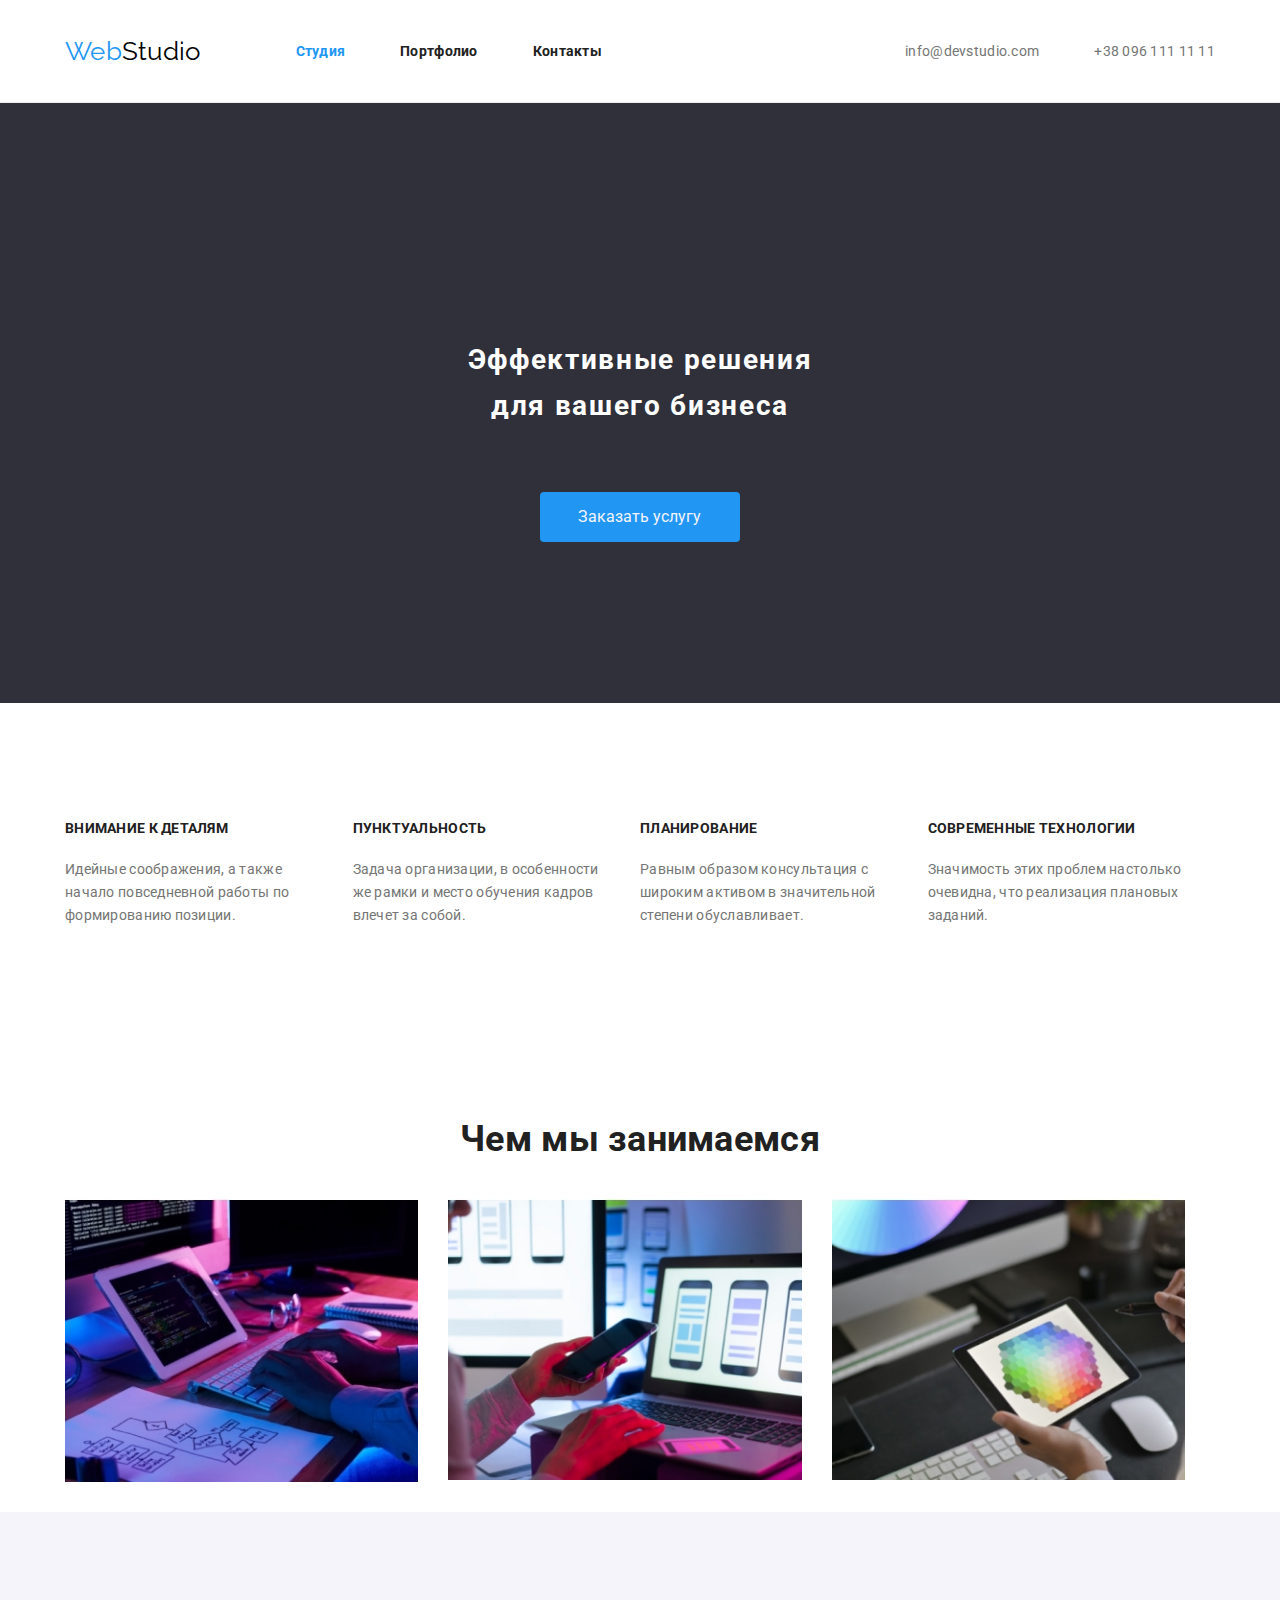
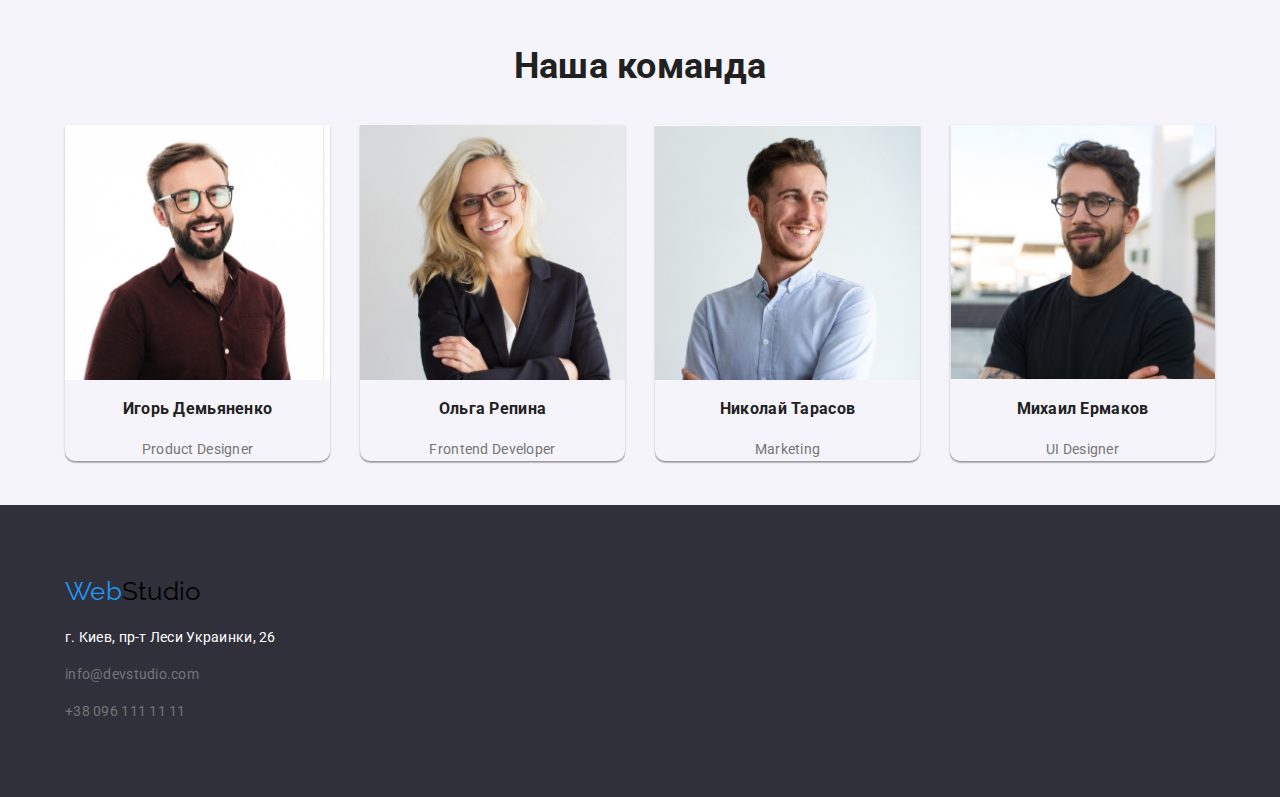
<file: index.html>
<!DOCTYPE html>
<html lang="en">

<head>
    <meta charset="UTF-8">
    <meta name="viewport" content="width=device-width, initial-scale=1.0">
    <title>Web Studio</title>
    <link rel="stylesheet" href="./css/styles.css" />
    <link href="https://fonts.googleapis.com/css2?family=Raleway:wght@700&family=Roboto:wght@400;700&display=swap"
        rel="stylesheet">
    <link rel="stylesheet" href="./css/normalize.css">

</head>

<body>
    <header class="page-header">
        <div class="container flexbox">
            <nav class="navigation">
                <!--site logo-->
                <a class="link" href="./index.html"><span class="logo"><span
                            class="part-logo">Web</span>Studio</span></a>
                <!--site menu-->
                <ul class="list list-tab">
                    <li class="active menu-item">
                        <a class="link" href="./index.html">
                            <span class="main-menu">Студия</span>
                        </a>
                    </li>
                    <li class="menu-item">
                        <a class="link main-menu" href="./portfolio.html">
                            <span class="main-menu">Портфолио</span>
                        </a>
                    </li>
                    <li class="menu-item">
                        <a class="link" href="./contact">
                            <span class="main-menu">Контакты</span>
                        </a>
                    </li>
                </ul>
            </nav>
            <!--contacts-->

            <ul class="list list-tab">
                <li class="menu-item"><a class="link contacts-item"
                        href="mailto:info@devstudio.com">info@devstudio.com</a>
                </li>
                <li class="menu-item"><a class="link contacts-item" href="tel:+380961111111">+38 096 111 11 11</a></li>
            </ul>

        </div>
    </header>
    <main>
        <!--Slidebar-->
        <aside>
            <div class="container flexbox">
                <div class="slidebar">
                    <h1>Эффективные решения<br>для вашего бизнеса</h1>
                    <button class="btn-main" type="button">Заказать услугу</button>
                </div>
            </div>
        </aside>
        <!--Our advantages-->
        <section class="advantages">
            <div class="container">
                <ul class="list advantages-list">
                    <li class="advantages-item">
                        <h4><span class="advantages-title">
                                Внимание к деталям
                            </span></h4>
                        <p class=".advantages-content">Идейные соображения, а также начало повседневной работы по
                            формированию позиции.</p>
                    </li>
                    <li class="advantages-item">
                        <h4><span class="advantages-title">Пунктуальность</span></h4>
                        <p class=".advantages-content">Задача организации, в особенности же рамки и место обучения
                            кадров влечет за собой.</p>
                    </li>
                    <li class="advantages-item">
                        <h4><span class="advantages-title">Планирование</span></h4>
                        <p class=".advantages-content">Равным образом консультация с широким активом в значительной
                            степени обуславливает.</p>
                    </li>
                    <li class="advantages-item">
                        <h4>
                            <span class="advantages-title">Современные технологии</span>
                        </h4>
                        <p class=".advantages-content">Значимость этих проблем настолько очевидна, что реализация
                            плановых заданий.</p>
                    </li>
                </ul>
            </div>
        </section>
        <!--What we do-->
        <section class="services">
            <div class="container">
                <h2>Чем мы занимаемся</h2>
                <ul class="list services-list">
                    <li class="advantages-item">
                        <img src="./img/img-what-we-do-01.jpg">
                    </li>
                    <li class="advantages-item">
                        <img src="./img/img-what-we-do-02.jpg">
                    </li>
                    <li class="advantages-item">
                        <img src="./img/img-what-we-do-03.jpg">
                    </li>
                </ul>
            </div>
        </section>
        <!--Our team-->
        <section class="section team">
            <div class="container">
                <h2>Наша команда</h2>
                <ul class="list team-list">
                    <li class="team-item">
                        <div class="name card">
                            <img src="./img/team-01.jpg" width="270" alt="Игорь Демьяненко - Product Designer" />
                            <h3><span>Игорь Демьяненко</span></h3>
                            <p>Product Designer</p>
                        </div>
                    </li>
                    <li class="team-item">
                        <div class="name card">
                            <img src="./img/team-02.jpg" width="270" alt="Ольга Репина - Frontend Developer" />
                            <h3><span>Ольга Репина</span></h3>
                            <p>Frontend Developer</p>
                        </div>
                    </li>
                    <li class="team-item">
                        <div class="name card">
                            <img src="./img/team-03.jpg" width="270" alt="Николай Тарасов - Marketing" />
                            <h3><span>Николай Тарасов</span></h3>
                            <p>Marketing</p>
                        </div>
                    </li>
                    <li class="team-item">
                        <div class="name card">
                            <img src="./img/team-04.jpg" width="270" alt="Михаил Ермаков - UI Designer" />
                            <h3><span>Михаил Ермаков</span></h3>
                            <p>UI Designer</p>
                        </div>
                    </li>
                </ul>
            </div>
        </section>
    </main>

    <footer>
        <div class="container flexbox">
            <address class="contacts-box">

                <a class="link" href="./index.html">
                    <span class="logo"><span class="part-logo">Web</span>Studio</span>
                </a>
                <p>
                    <span class="address-text">г. Киев, пр-т Леси Украинки, 26</span>
                </p>
                <p>
                    <a class="link" href="mailto:info@devstudio.com">
                        <span class="address-text-link">info@devstudio.com</span>
                    </a>
                </p>
                <p>
                    <a class="link" href="tel:+380961111111">
                        <span class="address-text-link">+38 096 111 11 11</span>
                    </a>
                </p>

            </address>
        </div>
    </footer>
</body>

</html>
</file>
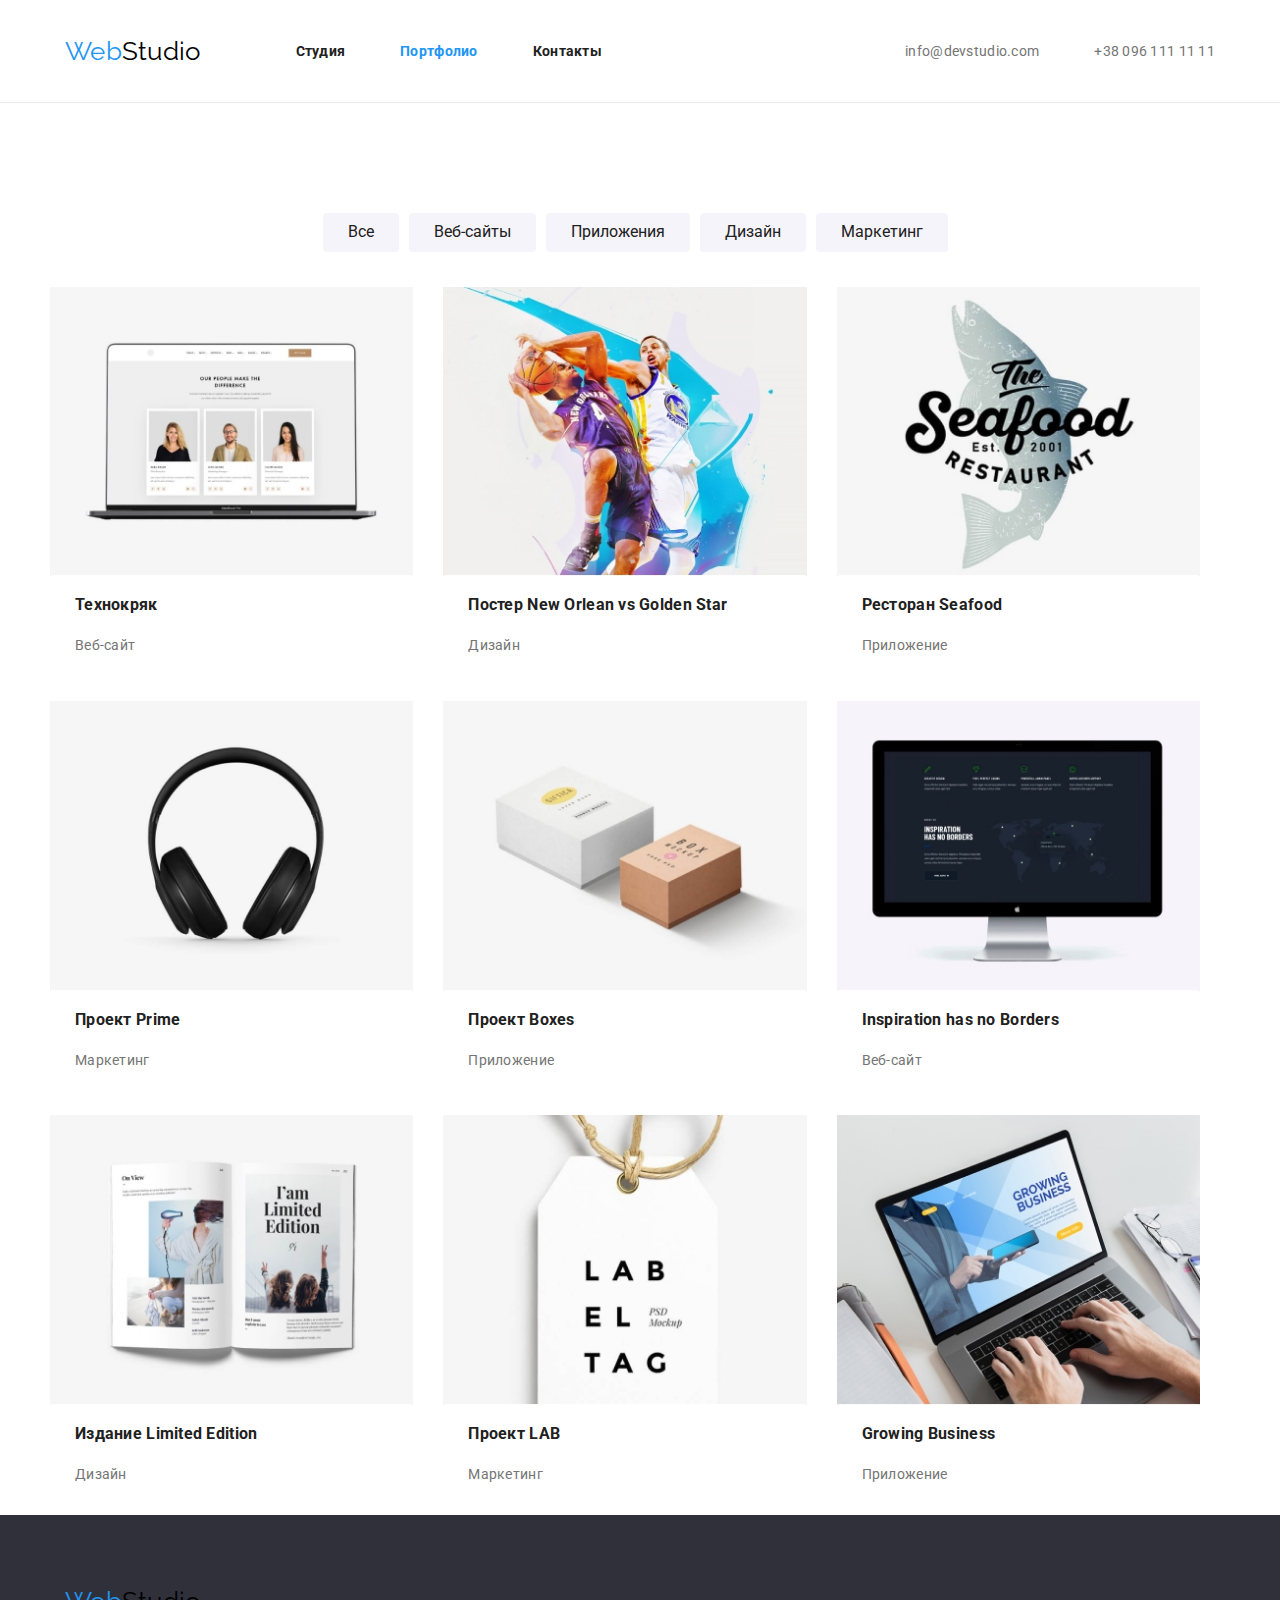
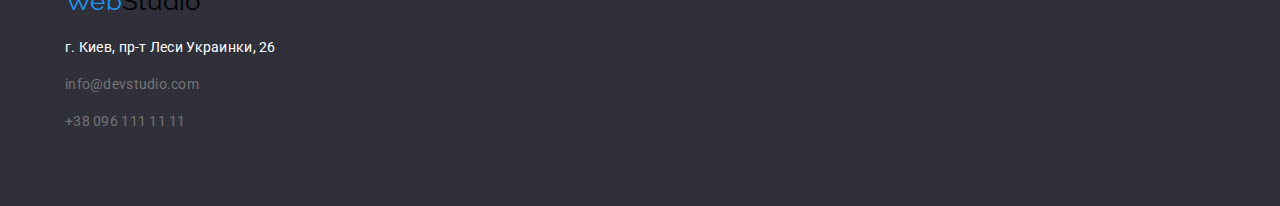
<file: portfolio.html>
<!DOCTYPE html>
<html lang="en">

<head>
    <meta charset="UTF-8">
    <meta name="viewport" content="width=device-width, initial-scale=1.0">
    <title>Web Studio</title>
    <link rel="stylesheet" href="./css/styles.css" />
    <link href="https://fonts.googleapis.com/css2?family=Raleway:wght@700&family=Roboto:wght@400;700&display=swap"
        rel="stylesheet">
    <link rel="stylesheet" href="./css/normalize.css">

</head>

<body>
    <header class="page-header">
        <div class="container flexbox">
            <nav class="navigation">
                <!--site logo-->
                <a class="link" href="./index.html"><span class="logo"><span
                            class="part-logo">Web</span>Studio</span></a>
                <!--site menu-->
                <ul class="list list-tab">
                    <li class="menu-item">
                        <a class="link" href="./index.html">
                            <span class="main-menu">Студия</span>
                        </a>
                    </li>
                    <li class="active menu-item">
                        <a class="link main-menu" href="./portfolio.html">
                            <span class="active">Портфолио</span>
                        </a>
                    </li>
                    <li class="menu-item">
                        <a class="link" href="./contact">
                            <span class="main-menu">Контакты</span>
                        </a>
                    </li>
                </ul>
            </nav>
            <!--contacts-->

            <ul class="list list-tab">
                <li class="menu-item"><a class="link contacts-item"
                        href="mailto:info@devstudio.com">info@devstudio.com</a></li>
                <li class="menu-item"><a class="link contacts-item" href="tel:+380961111111">+38 096 111 11 11</a></li>
            </ul>

        </div>
    </header>
    <main>
        <div class="content">
            <!--Sorter-->
            <section>
                <!--<div class="container">
                    <div class="btn-group sorter">
                        <button type="button" class="btn">Все</button>
                        <button type="button" class="btn">Веб-сайты</button>
                        <button type="button" class="btn">Приложения</button>
                        <button type="button" class="btn">Дизайн</button>
                        <button type="button" class="btn">Маркетинг</button>
                    </div>-->
                <div class="sorter">
                    <ul class="list sorter">
                        <li class="sorter-item">
                            <button type="button" class="btn">Все</button>
                        </li>
                        <li class="sorter-item">
                            <button type="button" class="btn">Веб-сайты</button>
                        </li>
                        <li class="sorter-item">
                            <button type="button" class="btn">Приложения</button>
                        </li>
                        <li class="sorter-item">
                            <button type="button" class="btn">Дизайн</button>
                        </li>
                        <li class="sorter-item">
                            <button type="button" class="btn">Маркетинг</button>
                        </li>
                    </ul>
                </div>

            </section>

            <section>
                <div class="container">
                    <ul class="list sorter-list">
                        <li class="projects-item">
                            <div class="project-card">
                                <div><img src="./img/portfolio-projects-img-01.jpg" alt="Технокряк" /></div>
                                <div class="caption">
                                    <h3>Технокряк</h3>
                                    <p>Веб-сайт</p>
                                </div>
                            </div>
                        </li>
                        <li class="projects-item">
                            <div class="project-card">
                                <div><img src="./img/portfolio-projects-img-02.jpg"
                                        alt="Постер New Orlean vs Golden Star" />
                                </div>
                                <div class="caption">
                                    <h3>Постер New Orlean vs Golden Star</h3>
                                    <p>Дизайн</p>
                                </div>
                            </div>
                        </li>
                        <li class="projects-item">
                            <div class="project-card">
                                <div><img src="./img/portfolio-projects-img-03.jpg" alt="Ресторан Seafood" /></div>
                                <div class="caption">
                                    <h3>Ресторан Seafood</h3>
                                    <p>Приложение</p>
                                </div>
                            </div>
                        </li>
                        <li class="projects-item">
                            <div class="project-card">
                                <div><img src="./img/portfolio-projects-img-04.jpg" alt="Проект Prime" /></div>
                                <div class="caption">
                                    <h3>Проект Prime</h3>
                                    <p>Маркетинг</p>
                                </div>
                            </div>
                        </li>
                        <li class="projects-item">
                            <div class="project-card">
                                <div><img src="./img/portfolio-projects-img-05.jpg" alt="Проект Boxes" /></div>
                                <div class="caption">
                                    <h3>Проект Boxes</h3>
                                    <p>Приложение</p>
                                </div>
                            </div>
                        </li>
                        <li class="projects-item">
                            <div class="project-card">
                                <div><img src="./img/portfolio-projects-img-06.jpg" alt="Inspiration has no Borders" />

                                    <div class="caption">
                                        <h3>Inspiration has no Borders</h3>
                                        <p>Веб-сайт</p>
                                    </div>
                                </div>
                            </div>
                        </li>
                        <li class="projects-item">
                            <div class="project-card">
                                <div><img src="./img/portfolio-projects-img-07.jpg" alt="Издание Limited Edition" />
                                </div>
                                <div class="caption">
                                    <h3>Издание Limited Edition</h3>
                                    <p>Дизайн</p>
                                </div>
                            </div>
                        </li>
                        <li class="projects-item">
                            <div class="project-card">
                                <div><img src="./img/portfolio-projects-img-08.jpg" alt="Проект LAB" /></div>
                                <div class="caption">
                                    <h3>Проект LAB</h3>
                                    <p>Маркетинг</p>
                                </div>
                            </div>
                        </li>
                        <li class="projects-item">
                            <div class="project-card">
                                <div><img src="./img/portfolio-projects-img-09.jpg" alt="Growing Business" /></div>
                                <div class="caption">
                                    <h3>Growing Business</h3>
                                    <p>Приложение</p>
                                </div>
                            </div>
                        </li>
                    </ul>
                </div>
            </section>
        </div>
    </main>
    <footer>
        <div class="container flexbox">
            <address class="contacts-box">

                <a class="link" href="./index.html">
                    <span class="logo"><span class="part-logo">Web</span>Studio</span>
                </a>
                <p>
                    <span class="address-text">г. Киев, пр-т Леси Украинки, 26</span>
                </p>
                <p>
                    <a class="link" href="mailto:info@devstudio.com">
                        <span class="address-text-link">info@devstudio.com</span>
                    </a>
                </p>
                <p>
                    <a class="link" href="tel:+380961111111">
                        <span class="address-text-link">+38 096 111 11 11</span>
                    </a>
                </p>

            </address>
        </div>
    </footer>
</body>

</html>
</file>
<file: css/styles.css>
:root {
  --title-text-color: #212121;
  --main-text-color: #757575;
  --white-color: #fff;
  --assent-color: #2196f3;
  --logo-color: #000;
  --bg-color: #f5f4fa;
  --secondr-bg-color: #2f303a;
}

html {
  box-sizing: border-box;
}

*,
*::before,
*::after {
  box-sizing: inherit;
}

body {
  color: var(--main-text-color);
  background-color: var(--white-color);
  font-family: "Roboto", sans-serif;
  font-size: 14px;
  font-weight: 400;
  line-height: 1.625;
  letter-spacing: 0.02em;
}
img {
  display: block;
  max-width: 100%;
  height: auto;
}
.page-header {
  padding-top: 30px;
  padding-bottom: 30px;
  border-bottom: 1px solid #ececec;
}
.page-header .flexbox {
  justify-content: flex-end;
  align-items: center;
}
.container {
  width: 1200px;
  padding-left: 25px;
  padding-right: 25px;
  margin-right: auto;
  margin-left: auto;
}

.flexbox {
  display: flex;
}

/*footer*/
footer {
  display: block;
  text-decoration: none;
  background-color: var(--secondr-bg-color);
}

.address-text {
  font-style: normal;
  color: var(--white-color);
}
.address-text-link {
  display: block;
  font-style: normal;
  color: var(--main-text-color);
}
.address-text {
  font-style: normal;
}

.list {
  list-style-type: none;
  margin: 0;
  padding: 0;
}
.list-tab {
  display: flex;
}

h1 {
  font-size: 44px;
  color: var(--white-color);
  letter-spacing: 0.06em;
}
h2 {
  font-size: 36px;
  color: var(--title-text-color);
  text-align-last: center;
}
h3 {
  font-size: 16px;
  color: var(--title-text-color);
}
h4 {
  font-size: 14px;
  color: var(--title-text-color);
}

/*header*/
.logo {
  font-family: "Raleway", sans-serif;
  font-size: 26px;
  color: var(--logo-color);
  font-style: normal;
  margin-right: 95px;
}
.part-logo {
  font-family: "Raleway", sans-serif;
  font-size: 26px;
  color: var(--assent-color);
}
.main-menu:hover,
.main-menu:focus,
.contacts-item:hover,
.contacts-item:focus,
.link:hover,
.link:focus {
  color: var(--assent-color);
}
.main-menu {
  color: var(--title-text-color);
  font-weight: 700;
  font-size: 14px;
}
.menu-item:not(:last-child) {
  margin-right: 55px;
}
.link {
  display: block;
  text-decoration: none;
}

li a span {
  color: var(--title-text-color);
}
li.active a span {
  color: var(--assent-color);
}
/*.list-tab li a span {
  float: left;
  padding: 10px 18px;
  margin-right: 4px;
  word-wrap: normal;
  margin-bottom: 20px;
}*/
.contacts-item {
  color: var(--main-text-color);
  font-weight: 400;
  font-size: 14px;
}

.contacts-bloc:not(:last-child) {
  margin-left: 50px;
}
.navigation {
  display: flex;
  align-items: center;
  margin-right: auto;
}

/*main content*/

.sorter {
  display: flex;
  justify-content: center;
}

.slidebar {
  text-align: center;
  display: block;
  margin-left: auto;
  margin-right: auto;
  padding-top: 215px;
}
.sorter-list {
  display: flex;
  flex-wrap: wrap;
  margin: -15px;
}
.projects-item {
  width: calc((100% - 30px * 3) / 3);
  margin-right: 30px;
  margin-bottom: 30px;
}
.projects-item:nth-child(3n) {
  margin-right: 0;
}
.project-card {
  background: var (--white-color);
}
.project-card:hover {
  background: var (--white-color);
  border: 1px solid #eeeeee;
  box-sizing: border-box;
  box-shadow: 0px 1px 1px rgba(0, 0, 0, 0.12), 0px 4px 4px rgba(0, 0, 0, 0.06),
    1px 4px 6px rgba(0, 0, 0, 0.16);
}
/*.project-item {
  width: calc((100% - 30px * 2) / 3);
  margin-right: 30px;
  margin-bottom: 30px;
}

.project-item:nth-child(3n) {
  margin-right: 0;
}

.project-item:nth-last-child(-n + 3) {
  margin-bottom: 0;
}*/
.caption {
  padding-left: 25px;
}

aside {
  background: var(--secondr-bg-color);
  width: 100%;
  height: 600px;
}
.btn-main {
  background-color: var(--assent-color);
  border: none;
  color: var(--bg-color);
  font-size: 16px;
  border-radius: 4px;
  margin-top: 45px;
  width: 200px;
  height: 50px;
}
.btn {
  background-color: var(--bg-color);
  border: none;
  color: var(--title-text-color);
  font-size: 16px;
  border-radius: 4px;
  margin-right: 10px;
  margin-bottom: 50px;
  margin-top: 110px;
  padding: 10px 25px;
}
.btn:hover {
  background-color: var(--assent-color);
  color: var(--white-color);
  box-shadow: drop-shadow(0px 4px 4px rgba(0, 0, 0, 0.25));
}
.btn-group {
  display: inline-block;
}
.btn-group:hover {
  color: var(--white-color);
  box-shadow: drop-shadow(0px 4px 4px rgba(0, 0, 0, 0.25));
}
.section {
  padding-top: 110px;
}
.services {
  padding-top: 110px;
}
.services-list {
  display: flex;
}
.services-item {
  width: calc((100% - 60px * 3) / 4);
  margin-right: 60px;
  margin-bottom: 30px;
}
.advantages {
  padding-top: 95px;
}
.advantages-title {
  text-transform: uppercase;
}
.advantages-content {
  letter-spacing: 0.03em;
}
.advantages-list {
  display: flex;
}
.advantages-item {
  width: calc((100% - 30px * 2) / 3);
  margin-right: 30px;
  margin-bottom: 30px;
}
.team {
  background: var(--bg-color);
  padding-top: 95px;
}

.team-list {
  display: flex;
  flex-wrap: wrap;
  /* margin: -15px; */
}

.team-item {
  width: calc((100% - 30px * 3) / 4);
  margin-right: 30px;
  margin-bottom: 30px;
}

.team-item:nth-child(4n) {
  margin-right: 0;
}
.name {
  text-align: center;
}
.card {
  border-bottom-right-radius: 10px;
  border-bottom-left-radius: 10px;
  box-shadow: 0px 1px 3px rgba(0, 0, 0, 0.12), 0px 1px 1px rgba(0, 0, 0, 0.14),
    0px 2px 1px rgba(0, 0, 0, 0.2);
}
.contacts-box {
  margin-top: 65px;
  margin-bottom: 60px;
}
</file>
